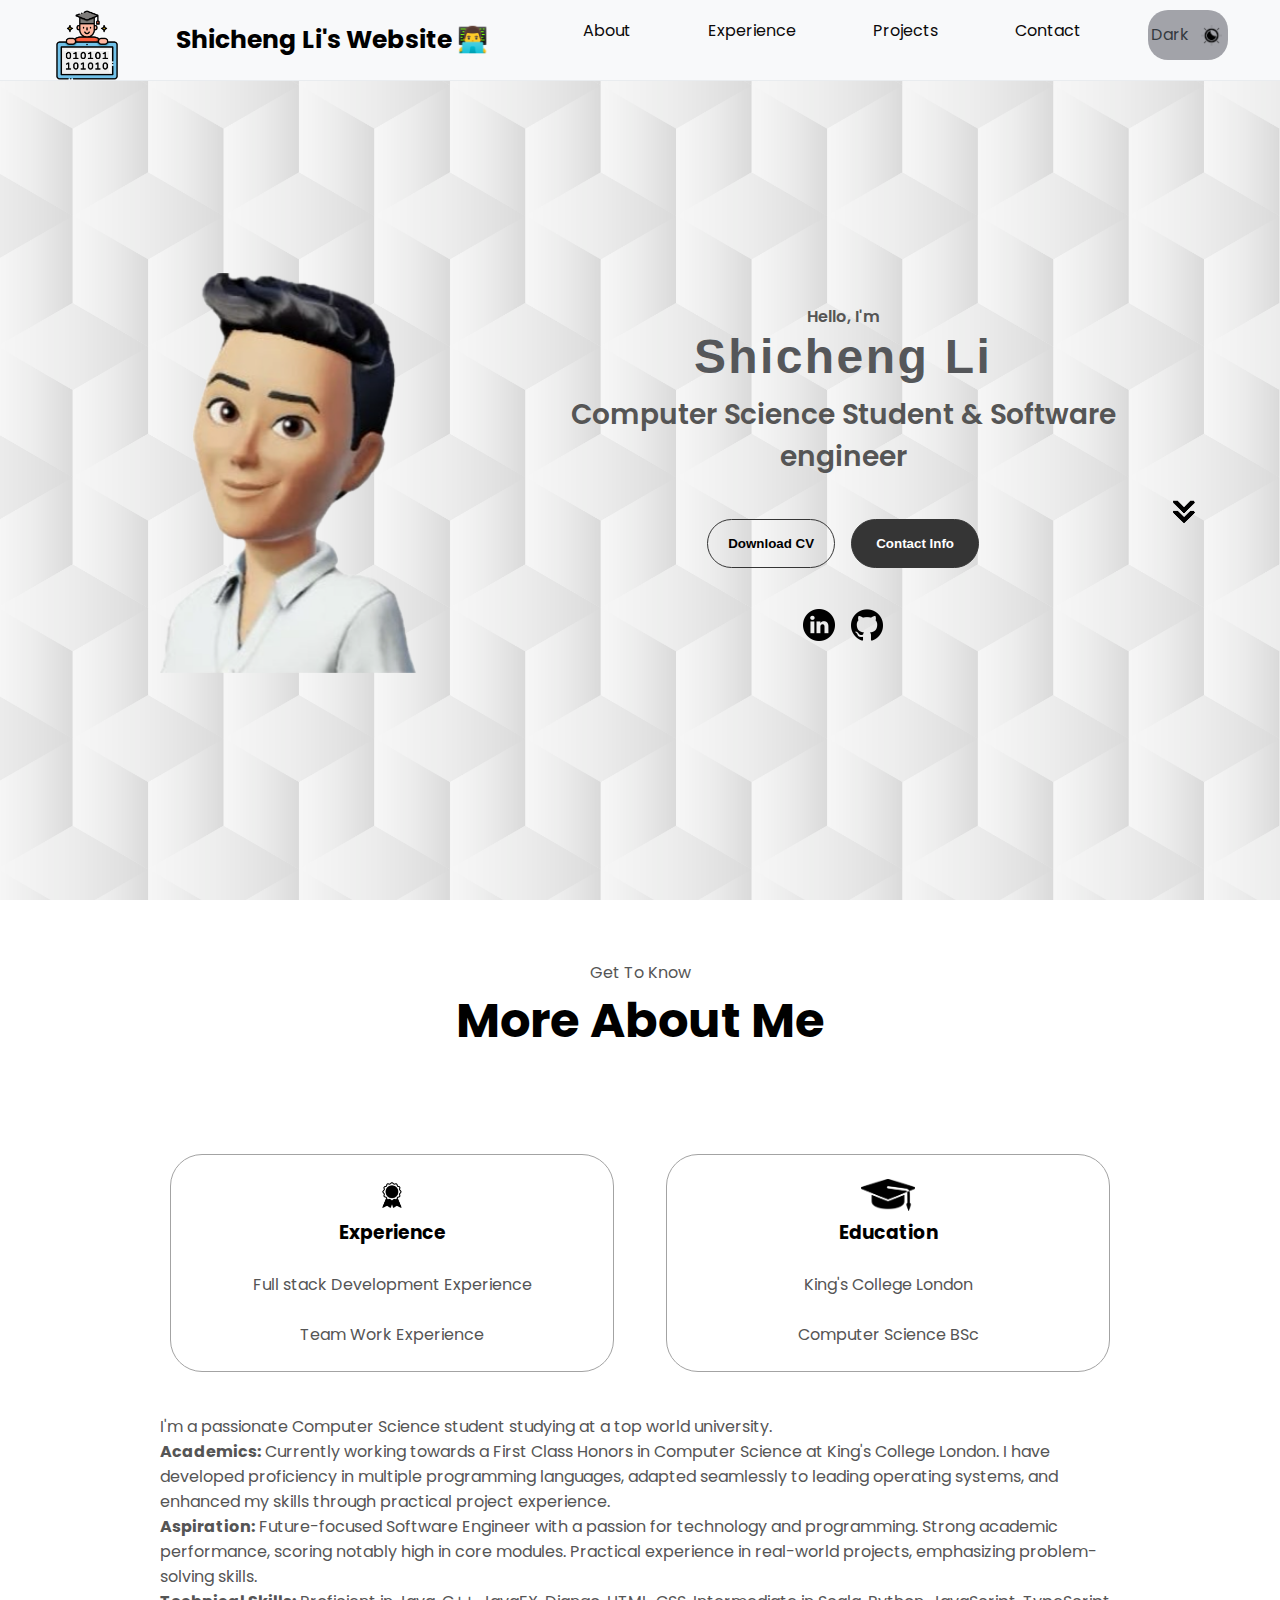
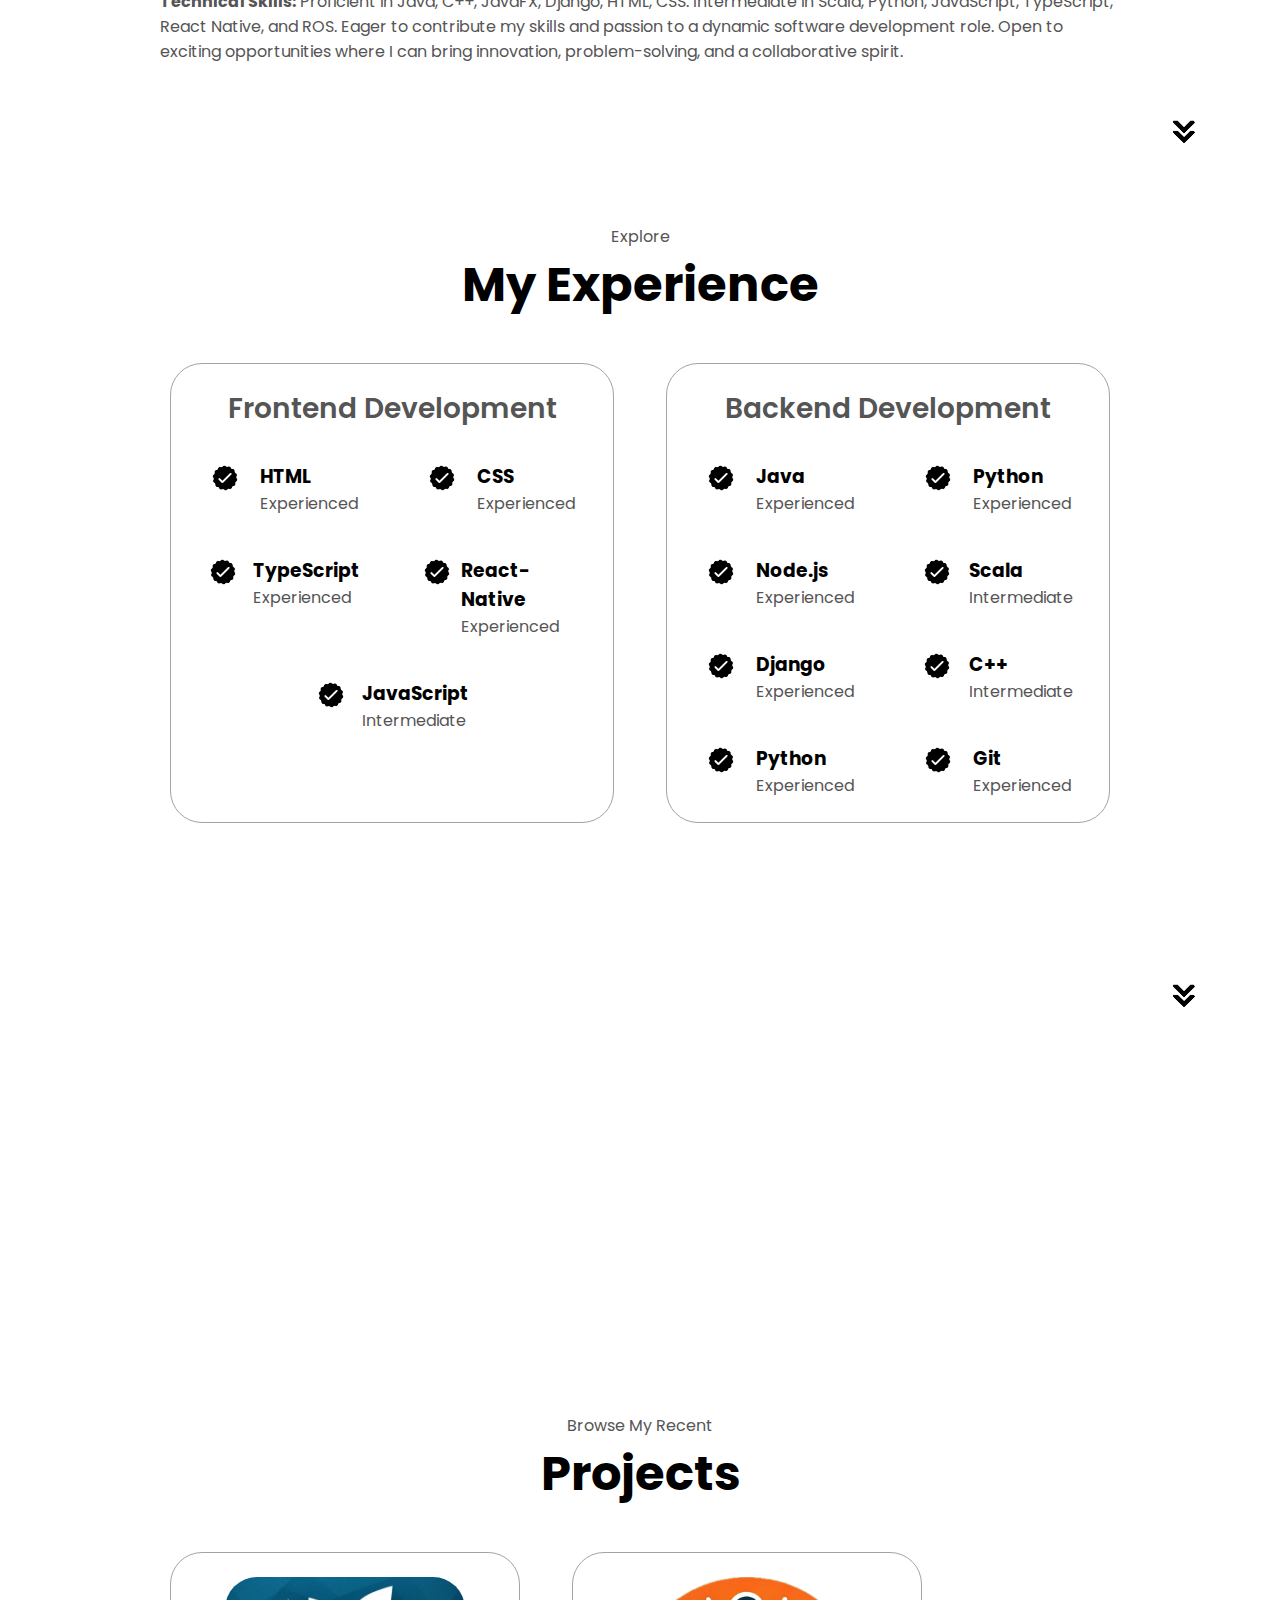
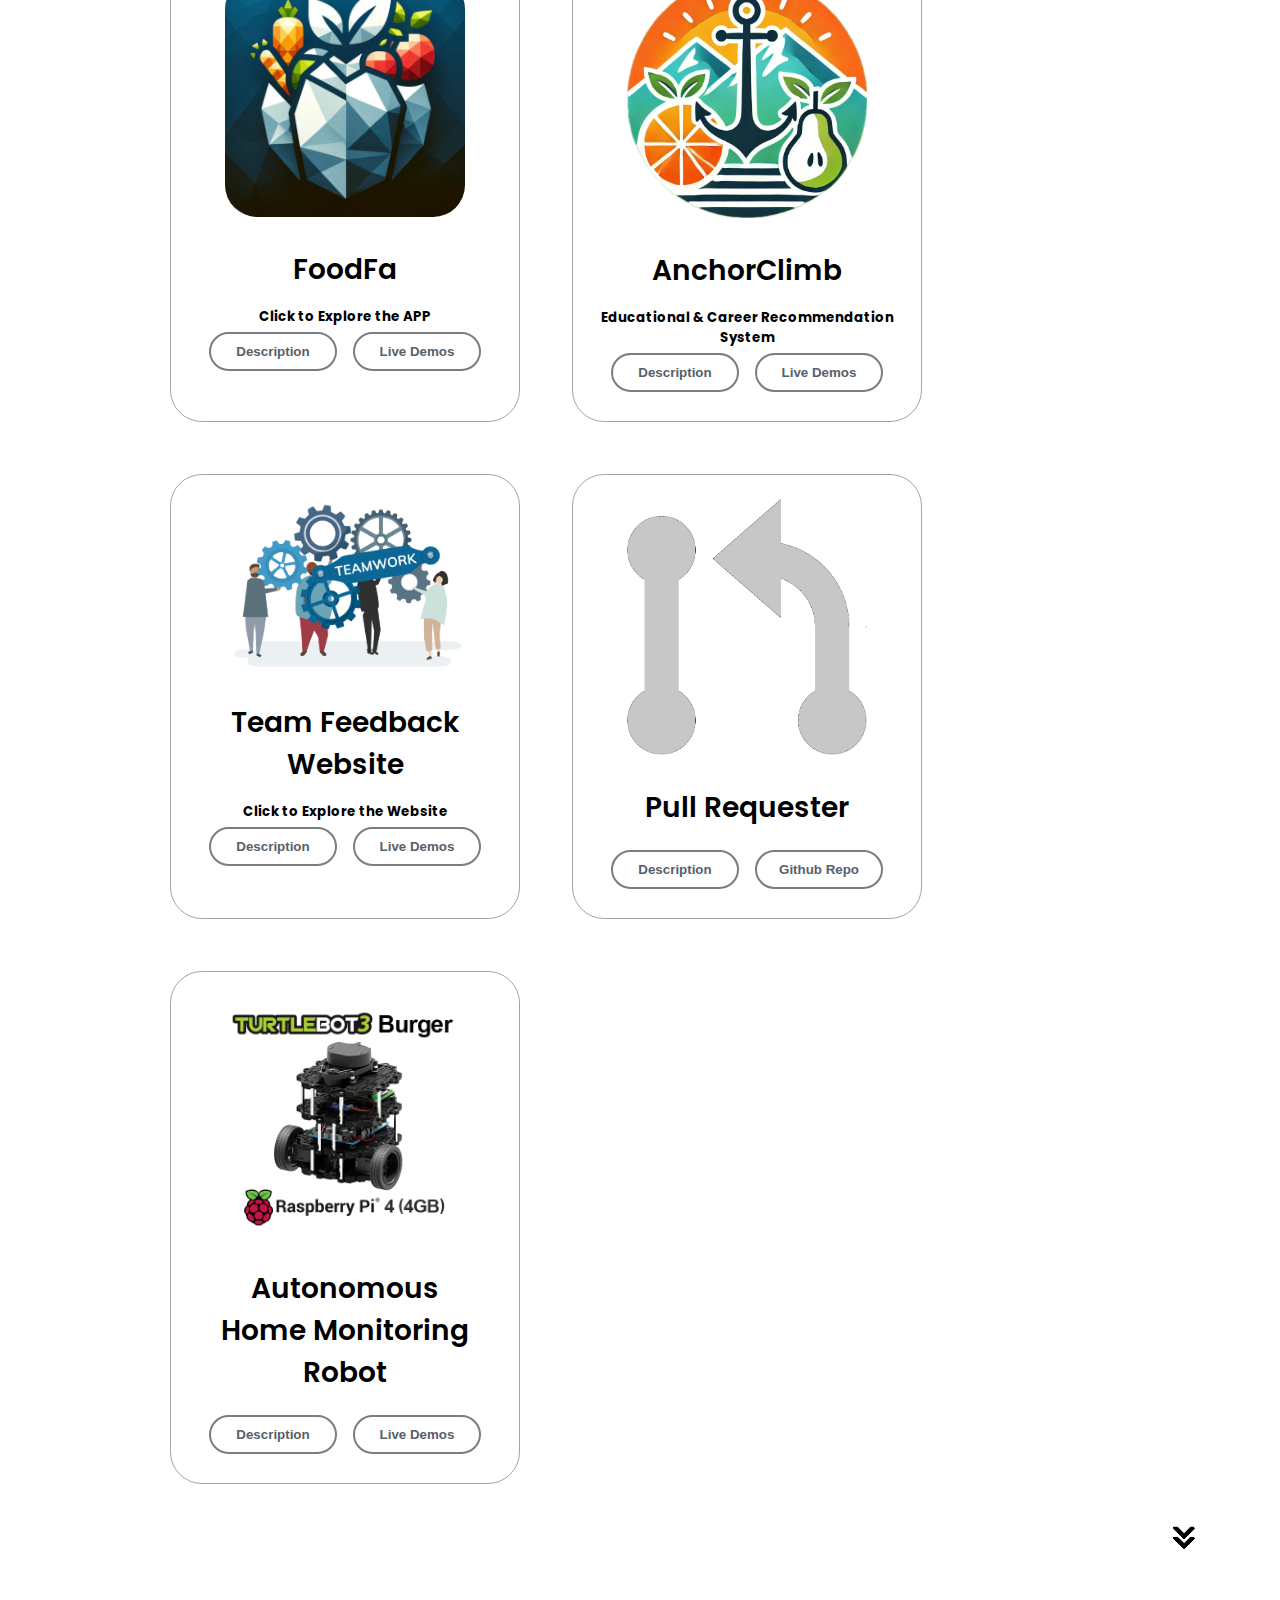
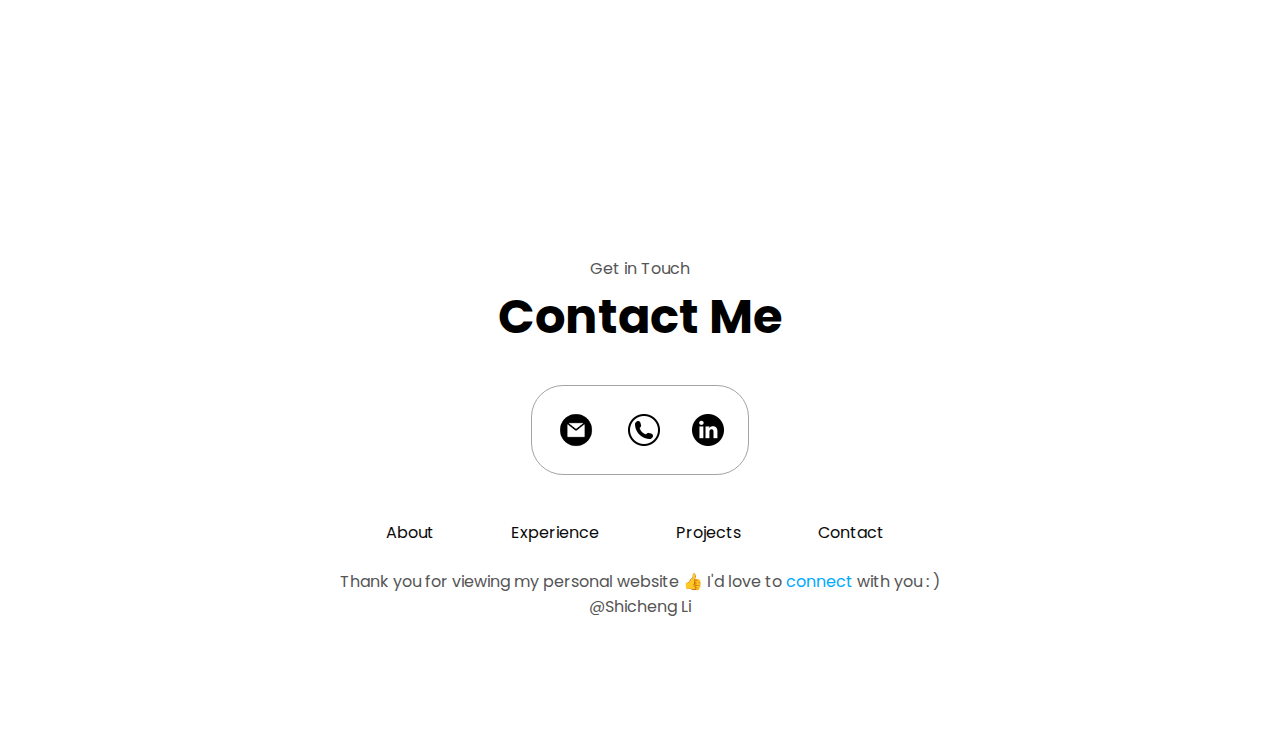
<file: index.html>
<!DOCTYPE html>
<html lang="en">
  <head>
    <meta name="viewport" content="width=device-width, initial-scale=1.0">

    <meta charset="UTF-8" />
    <meta http-equiv="X-UA-Compatible" content="IE=edge" />
    <meta name="viewport" content="width=device-width, initial-scale=1.0" />
    <title>Welcome to Shicheng Li's  Website</title>
    <link rel ="icon" type="image/png"  href="./assets/computer-science.png.96x96.png">
    <link rel="stylesheet" href="style.css" />
    <link rel="stylesheet" href="mediaqueries.css" />
  </head>
 
  
  <body> 



    <nav id="desktop-nav">
      

      <a href='https://shichenglidev.com/' class="icon1"><img src="./assets/computer-science.png"></a>

      <div class="logo">Shicheng Li's Website 👨‍💻</div>
      <div class="nav-links" >
        <ul class="nav-links">
          <li><a href="#about">About</a></li>
          <li><a href="#experience">Experience</a></li>
          <li><a href="#projects">Projects</a></li>
          <li><a href="#contact">Contact</a></li>
          <li class="toggle-btn" id="btn" > <span>
            Dark
          </span>
          <img src="./assets/dlm.png"></li>
          
        </ul>

      </div>
    </nav>
    <nav  id="hamburger-nav">

      <div class="logo">
        <!-- <a href="https://shichenglidev.com/"> -->
          <img src="./assets/computer-science.png" alt="Logo" />
          Shicheng Li's Website
        </a>
      </div>

      <div class="hamburger-menu">
        <div class="hamburger-icon" onclick="toggleMenu()">
          <span></span>
          <span></span>
          <span></span>
          
        </div>
        <div class="menu-links">
          <li><a href="#about" onclick="toggleMenu()">About</a></li>
          <li><a href="#experience" onclick="toggleMenu()">Experience</a></li>
          <li><a href="#projects" onclick="toggleMenu()">Projects</a></li>
          <li><a href="#contact" onclick="toggleMenu()">Contact</a></li>
          <li>
            <div class="toggle-btn" id="btn-hum">
              <span>Dark</span>
              <img src="./assets/dlm.png">
            </div>
          </li>
        </div>
      </div>
    </nav>
    <section id="profile">
      
      <!-- <img src="./assets/background.png">
      <img src="./assets/background.png"> -->
      <div class="section__pic-container">

        <img src="./assets/aaa.png" alt="SHICHENG LI profile picture" />
        
      </div>  


      <div class="section__text">

        <p class="section__text__p1">Hello, I'm</p>
        
        <h1 class="title" id="name">Shicheng Li</h1>

        <p class="section__text__p2">Computer Science Student & Software engineer</p>
        
        <!-- <p class="section__text__p1">I'd love to connect with you :)</p> -->

        <br> <!-- New line --> 

        <div class="btn-container">    
          
         
          <img
            src="./assets/arrow.png"
            alt="Arrow icon"
            class="icon arrow"
            onclick="location.href='./#about'"
          />
          
<!-- 有问题需要改进 -->
<!-- 
<a id="general-download-btn" class="btn btn-color-2" href="./assets/李世诚简历.pdf" target="_blank">Download CV</a> -->

  <button id="general-download-btn" class="btn btn-color-2" onclick="toggleSpecificButtons()">Download CV</button> 
   <div id="specific-download-btns" style="display: none;">
    <a href="./assets/CV_Shicheng LI_newnew.pdf" target="_blank" class="specific-download-btn">English</a>
    <a href="./assets/CV_Shicheng LI_8.21.pdf" target="_blank" class="specific-download-btn">Mandarin</a>
  </div> 

          <button class="btn btn-color-1" onclick="location.href='./#contact'">
            Contact Info
          </button>


        </div>
        <br> <!-- New line --> 

        <div id="socials-container">
          <img
            src="./assets/linkedin.png"
            alt="My LinkedIn profile"
            class="icon u"
            onclick="location.href='https://www.linkedin.com/in/shicheng-li-56616b25a/'"
          />
          <img
            src="./assets/github.png"
            alt="My Github profile"
            class="icon u"
            onclick="location.href='https://github.com/ed-Aleen'"
          />

          
        </div>
      </div>
    </section>
  

    <section id="about">
      
      <p class="section__text__p1">Get To Know </p>
      <h1 class="title">  More About Me</h1>

      <div class="section-container">
  
        <div class="about-details-container">
          <div class="about-containers">
            <div class="details-container">
              <img
                src="./assets/experience.png"
                alt="Experience icon"
                class="icon"
              />
              <h3>Experience</h3>
              <p><br />Full stack Development Experience </p>
              <p><br />Team Work Experience </p>

            </div>
            <div class="details-container">
              <img
                src="./assets/university.png"
                alt="Education icon"
                class="icon"
              />
              <h3>Education</h3>
              
              <p> <br />King's College London</p>
               <p> <br />Computer Science BSc</p>
             
            
            </div>
          </div>
          <div class="text-container" > 
            <p>I'm a passionate Computer Science student studying at a top world university.</p>
            <p><strong>Academics:</strong> Currently working towards a First Class Honors in Computer Science at King's College London. I have developed proficiency in multiple programming languages, adapted seamlessly to leading operating systems, and enhanced my skills through practical project experience.</p>
            <p><strong>Aspiration:</strong> Future-focused Software Engineer with a passion for technology and programming. Strong academic performance, scoring notably high in core modules. Practical experience in real-world projects, emphasizing problem-solving skills.</p>
            <p><strong>Technical Skills:</strong> Proficient in Java, C++, JavaFX, Django, HTML, CSS. Intermediate in Scala, Python, JavaScript, TypeScript, React Native, and ROS. Eager to contribute my skills and passion to a dynamic software development role. Open to exciting opportunities where I can bring innovation, problem-solving, and a collaborative spirit.</p>
          </div>
  
        </div>
      </div>
      <img
        src="./assets/arrow.png"
        alt="Arrow icon"
        class="icon arrow"
        onclick="location.href='./#experience'"
      />
    </section>
    <section id="experience">
      <p class="section__text__p1">Explore</p>

      <h1 class="title"> My Experience</h1>
      <div class="experience-details-container">
        <div class="about-containers">
          <div class="details-container">
            <h2 class="experience-sub-title">Frontend Development</h2>
            <div class="article-container">
              <article>
                <img
                  src="./assets/checkmark.png"
                  alt="Experience icon"
                  class="icon"
                />
                <div>
                  <h3>HTML</h3>
                  <p>Experienced</p>
                </div>
              </article>
              <article>
                <img
                  src="./assets/checkmark.png"
                  alt="Experience icon"
                  class="icon"
                />
                <div>
                  <h3>CSS</h3>
                  <p>Experienced</p>
                </div>
              </article>

              <article>
                <img
                  src="./assets/checkmark.png"
                  alt="Experience icon"
                  class="icon"
                />
                <div>
                  <h3>TypeScript</h3>
                  <p>Experienced</p>
                </div>
              </article>
              <article>
                <img
                  src="./assets/checkmark.png"
                  alt="Experience icon"
                  class="icon"
                />
                <div>
                  <h3>React-Native</h3>
                  <p>Experienced</p>
                </div>
              </article>
              
             
              <article>
                <img
                  src="./assets/checkmark.png"
                  alt="Experience icon"
                  class="icon"
                />
                <div>
                  <h3>JavaScript</h3>
                  <p>Intermediate</p>
                </div>
              </article>
              
             
            </div>
          </div>
          <div class="details-container">
            <h2 class="experience-sub-title">Backend Development</h2>
            <div class="article-container">
             
              <article>
                <img
                  src="./assets/checkmark.png"
                  alt="Experience icon"
                  class="icon"
                />
                <div>
                  <h3>Java</h3>
                  <p>Experienced</p>
                </div>
              </article>
              <article>
                <img
                  src="./assets/checkmark.png"
                  alt="Experience icon"
                  class="icon"
                />
                <div>
                  <h3>Python</h3>
                  <p>Experienced</p>
                </div>
              </article>

              <article>
                <img
                  src="./assets/checkmark.png"
                  alt="Experience icon"
                  class="icon"
                />
                <div>
                  <h3>Node.js</h3>
                  <p>Experienced</p>
                </div>
              </article>
              
              <article>
                <img
                  src="./assets/checkmark.png"
                  alt="Experience icon"
                  class="icon"
                />
                <div>
                  <h3>Scala</h3>
                  <p>Intermediate</p>
                </div>
              </article>
              
              
              <article>
                <img
                  src="./assets/checkmark.png"
                  alt="Experience icon"
                  class="icon"
                />
                <div>
                  <h3>Django</h3>
                  <p>Experienced</p>
                </div>
              </article>

              <article>
                <img
                  src="./assets/checkmark.png"
                  alt="Experience icon"
                  class="icon"
                />
                <div>
                  <h3>C++</h3>
                  <p>Intermediate</p>
                </div>
              </article>
              <article>
                <img
                  src="./assets/checkmark.png"
                  alt="Experience icon"
                  class="icon"
                />
                <div>
                  <h3>Python</h3>
                  <p>Experienced</p>
                </div>
              </article>

              <article>
                <img
                  src="./assets/checkmark.png"
                  alt="Experience icon"
                  class="icon"
                />
                <div>
                  <!--  -->
                  <h3>Git</h3>
                  <p>Experienced</p>
                </div>
              </article>
            </div>
          </div>
        </div>
      </div>
      <img
        src="./assets/arrow.png"
        alt="Arrow icon"
        class="icon arrow"
        onclick="location.href='./#projects'"
      />
    </section>


    <br> <!-- New line --> 
    <br> <!-- New line --> 
    <br> <!-- New line --> 
    <br> <!-- New line --> 


    <br> <!-- New line --> 
    <br> <!-- New line --> 
    <br> <!-- New line --> 
    <br> <!-- New line --> 
    <br> <!-- New line --> 
    <br> <!-- New line --> 
    <br> <!-- New line --> 
    <br> <!-- New line --> 
    <br> <!-- New line --> 

    <section id="projects">
      <p class="section__text__p1">Browse My Recent</p>
      <h1 class="title">Projects</h1>

      <div class="experience-details-container">
        <div class="about-containers">
          <div class="details-container1 color-container">
            <div class="article-container">
              <img
                src="./assets/foodfa.png"
                alt="Project 1"
                class="project-img"
              />
            </div>



            <h2 class="experience-sub-title project-title">FoodFa</h2>
            <h2 style="font-size: smaller;"><a href="https://appetize.io/app/dwly3u3pnk4elng7bweefkaby4?device=pixel7&osVersion=13.0" target="_blank">Click to Explore the APP</a></h2>

            <div class="btn-container">

             
              <button class="btn btn-color-2 project-btn" onclick="showDescription('description1')">
                Description
            </button>
            
              
     <div class="project-description" id="description1">
      <div class="modal-content" id="description1">
        <span class="close" onclick="hideDescription('description1')">&times;</span>
        
  
                  <h2>Project Description</h2>
                  <p>
                    The purpose and objective of our Food Logger mobile application is to address the
growing challenge of maintaining healthy dietary habits amidst the demands of
urban life. By offering users a convenient platform to set and track their dietary goals,
this application empowers individuals to make informed choices about their food
intake. Through features such as personalized profiles, goal setting functionalities,
and a comprehensive shared food database in order to incentivise consumer
collaboration and community, users can effortlessly monitor their nutritional intake
throughout the day, week, month, and beyond. Additionally, the incorporation of
gamification elements adds a motivational aspect, encouraging users to stay
committed to their goals by incentivising them with “gummies” which is a currency
they can use to open collectable card packs, which they can then collect. Ultimately,
the application serves as a valuable tool for promoting healthier lifestyles and
fostering a sense of accountability and achievement among its users, all from the tip
of their handheld phones.
Our Food Logger mobile application is built upon a full-stack system. The frontend is
developed using React Native, leveraging TypeScript for enhanced type safety and
developer productivity. React Native enables us to create a cross-platform
application, ensuring compatibility with both iOS and Android devices while
maintaining a single codebase. On the backend we utilized node.js in order to handle
server-side operations. MongoDB serves as our database solution, providing
flexibility and scalability for managing user, food, meal, goal, and gamification
related documents.
                  </p>
                  <h3>Notable Features</h3>
                  <ul>
                    <li>Integrated personalized profiles and a comprehensive shared food database into the application</li>
                    <li>Implemented user registration and login, creation, setting, and tracking of personal profiles, and dietary goal management</li>
                    <li>Users can record each meal from the shared database, expand the food database, and customize food attributes, with food record analysis views provided</li>
                    <li>Utilized gamification elements to motivate users to achieve their goals, maintain healthy eating habits, and enhance their sense of responsibility and achievement</li>
                  </ul>
                  <p>
                    During the project's testing phase, Jest framework was used to achieve a test coverage of 95% for both frontend and backend code.

                  </p>
                </div>

              
              
              
          
            </div>
            
            
            

            <button id="general-demo-btn-project2" class="btn btn-color-2" onclick="toggleDemoButtons('specific-demo-btns-project2')">Live Demos</button>
            
            <div id="specific-demo-btns-project2" style="display: none;">
              <button class="btn btn-color-2" onclick="location.href='https://www.youtube.com/watch?v=COEfIOKQBjA'">YouTube Demo</button>
              <button class="btn btn-color-2" onclick="location.href='https://www.bilibili.com/video/BV1Cx421D7Tp/'">Bilibili Demo</button>
            
        
          </div>
            </div>
            
          </div>

          
          <div class="details-container1 color-container">
            <div class="article-container">
              <img
                src="./assets/主题 3.png"
                alt="Project 4"
                class="project-img"
              />
            </div>
            

            <h2 class="experience-sub-title project-title">AnchorClimb</h2>

            <h2 style="font-size: smaller;">Educational & Career Recommendation System</h2>

            <div class="btn-container">


              <button class="btn btn-color-2 project-btn" onclick="showDescription('description2')">
        Description
    </button>
   <div class="project-description" id="description2">
  <div class="modal-content" id="description2">
    <span class="close" onclick="hideDescription('description2')">&times;</span>
    <h2>Project Description</h2>
    <p>
      AnchorClimb is an educational and career recommendation system, designed like a personal academic and professional advisor for students, recommending tailored courses, books, job opportunities, and relevant industry news to help shape their future
    </p>
    <h3>Purpose:</h3>
    <ul>
      <li>
        <ul>
          <li>Course & Book : Provide courses and books tailored to users interests          </li>
          <li>Career Opportunities: Showcase available job opportunities in users' fields of interest enabling them to explore potential career paths efficiently</li>
          <li>Industry News: Keep users informed about industry trends to assist them in making career decisions.
          </li>
        </ul>
      </li>
    
  </div>
</div>


              </button>



              <button id="general-demo-btn-project2" class="btn btn-color-2" onclick="toggleDemoButtons('specific-demo-btns-project3')">Live Demos</button>
              <!-- <div id="specific-demo-btns-project3" style="display: none;">
                <button class="btn btn-color-2" onclick="location.href='https://www.youtube.com/watch?v=ezWooT8W8GI'">YouTube Demo</button>
                <button class="btn btn-color-2" onclick="location.href='https://www.bilibili.com/video/BV1Nt421n7fB/'">Bilibili Demo</button>
              
          
            </div> -->
          </div>
          </div>




          
          <div class="details-container1 color-container">
            <div class="article-container">
              <img
                src="./assets/Teamwork.jpg"
                alt="Project 2"
                class="project-img"
              />
            </div>
            

            <h2 class="experience-sub-title project-title">Team Feedback Website</h2>

            <h2 style="font-size: smaller;"><a href="https://allenli123.pythonanywhere.com" target="_blank">Click to Explore the Website</a></h2>

            <div class="btn-container">


              <button class="btn btn-color-2 project-btn" onclick="showDescription('description2')">
        Description
    </button>
   <div class="project-description" id="description2">
  <div class="modal-content" id="description2">
    <span class="close" onclick="hideDescription('description2')">&times;</span>
    <h2>Project Description</h2>
    <p>
      As a front-end developer involved in crafting an innovative collaborative task management platform, I played a pivotal role in designing a user-centric web application aimed at optimizing team coordination and task monitoring. Leveraging the robust Django framework, our platform boasts a comprehensive array of features geared towards boosting productivity and fostering seamless collaboration among team members.
    </p>
    <h3>Notable Highlights:</h3>
    <ul>
      <li>
        <strong>User Authentication and Authorization:</strong>
        <ul>
          <li>Robust Security Measures: Implementing advanced security protocols ensures the utmost protection and privacy of user data.</li>
          <li>Streamlined Account Management: Intuitive interfaces for account creation, login, and profile management elevate user experience and interaction.</li>
        </ul>
      </li>
      <li>
        <strong>Team Formation:</strong>
        <ul>
          <li>Dynamic Collaborative Workspace: Empowering users to form teams fosters an environment conducive to efficient project management.</li>
          <li>Seamless Team Invitations: Facilitating easy team expansion through intuitive functionalities for inviting and adding members.</li>
        </ul>
      </li>
      <li>
        <strong>Task Management:</strong>
        <ul>
          <li>Effortless Task Assignment: Enabling users to effortlessly create, assign, and delegate tasks to specific team members enhances workflow efficiency.</li>
          <li>Deadline Management: Providing the ability to set due dates for tasks ensures project timelines are adhered to and deadlines are met.</li>
        </ul>
      </li>
      <li>
        <strong>Dashboard Functionality:</strong>
        <ul>
          <li>Personalized User Dashboards: Each user benefits from a tailored dashboard, offering a centralized hub for managing assigned tasks and activities.</li>
          <li>Team-Centric Dashboards: Dedicated team dashboards offer comprehensive overviews of ongoing projects and tasks, facilitating effective coordination and progress tracking.</li>
        </ul>
      </li>
    </ul>
    <p>
      By contributing to the development of this platform, I've been instrumental in shaping a tool that not only streamlines team workflows but also fosters a culture of collaboration and productivity.
    </p>
  </div>
</div>


              </button>



              <button id="general-demo-btn-project2" class="btn btn-color-2" onclick="toggleDemoButtons('specific-demo-btns-project3')">Live Demos</button>
              <div id="specific-demo-btns-project3" style="display: none;">
                <button class="btn btn-color-2" onclick="location.href='https://www.youtube.com/watch?v=ezWooT8W8GI'">YouTube Demo</button>
                <button class="btn btn-color-2" onclick="location.href='https://www.bilibili.com/video/BV1Nt421n7fB/'">Bilibili Demo</button>
              
          
            </div>
          </div>
          </div>



          <div class="details-container1 color-container">
            <div class="article-container">
              <img
                src="./assets/pull_requester.png"
                alt="Project 4"
                class="project-img"
              />
            </div>

            
            <h2 class="experience-sub-title project-title">Pull Requester</h2>
            <div class="btn-container">

              <div class="btn-container">


              <button class="btn btn-color-2 project-btn" onclick="showDescription('description100')">
                Description
            </button>
            
              
     <div class="project-description" id="description100">
      <div class="modal-content" id="description100">
        <span class="close" onclick="hideDescription('description100')">&times;</span>

        <h2>Inspiration</h2>
        <p>
            When I code, I'm not a fan of writing pull requests. Think about the constantly looking through each line you changed and trying to figure out how should you make it clear for other teammates to know what you did (and like what you did).
        </p>
        <h3>What it does</h3>
        <p>
            Writes pull requests comments for you.
        </p>
        <h3>How we built it</h3>
        <p>
            We used OAuth to authenticate users through GitHub and give permissions for repository access. After that, we read off the URL and use the GitHub API to request for the difference of the two branches. We use that difference information, reformat it, and feed it to LLM on VectorShift to generate pull request bodies.
        </p>
        <h3>Challenges we ran into</h3>
        <p>
            The two biggest challenges were:
            <ol>
                <li>We couldn't figure out how OAuth works, and how to accommodate it into Chrome Extension.</li>
                <li>We had little knowledge about JavaScript, which was what we used to build the extension, making it fairly challenging to debug.</li>
            </ol>
        </p>
        <h3>Accomplishments that we're proud of</h3>
        <p>
            We overcame the two biggest challenges, we got OAuth sorted out, and we also finished the project with technologies we weren't familiar with before.
        </p>
        <h3>What we learned</h3>
        <p>
            We learned a lot of technical knowledge which without saying. We also learned how to work together as a small team, and in such a short duration.
        </p>
        <h3>What's next for LewLiOs KeHui</h3>
        <p>
            The extension has been submitted for publish reviewing, coming soon!
        </p>
        <h3>Built With</h3>
        <ul>
            <li>Chrome</li>
            <li>HTML</li>
            <li>JavaScript</li>
            <li>Python</li>
            <li>VectorShift</li>
        </ul>

                </div>
              </div>
              

              <button
                class="btn btn-color-2 project-btn"
                onclick="location.href='https://github.com/mmmmie/Pull-Requester'"
              >
                Github Repo
              </button>
            </div>




          </div>
        </div>
      </div>

      <div class="details-container1 color-container">
        <div class="article-container">
          <img
            src="./assets/Ros.png"
            alt="Project 3"
            class="project-img"
          />
        </div>

        
        <h2 class="experience-sub-title project-title">Autonomous Home Monitoring Robot</h2>
        <div class="btn-container">

          <div class="btn-container">


          <button class="btn btn-color-2 project-btn" onclick="showDescription('description3')">
            Description
        </button>
        
          
 <div class="project-description" id="description3">
  <div class="modal-content" id="description3">
    <span class="close" onclick="hideDescription('description3')">&times;</span>


              <h2>Project Description</h2>
              <p>
                This project revolves around a TurtleBot3 robot designed to uphold specific household regulations during gatherings, ensuring a safe and organized atmosphere. It takes charge of patrolling rooms A, B, and D, with a focus on enforcing two primary rules: restricting human access to the kitchen (Room D) and preventing any mingling between the family cat and dog.
              </p>
              <h3>Notable Features</h3>
              <ul>
                <li><strong>ROS Service Integration:</strong> Allows the robot to navigate through designated areas, offering flexibility in patrol routes.</li>
                <li><strong>Actionlib Server:</strong> Streamlines decision-making by executing action-based directives, particularly in enforcing established rules.</li>
                <li><strong>SMACH State Machine:</strong> Oversees various tasks undertaken by the robot, including navigation, rule enforcement, and utilizing Text-to-Speech technology for communication.</li>
                <li><strong>YOLO Detection:</strong> Utilizes the YOLO algorithm for instant identification of rule violations during navigation, prompting immediate corrective actions.</li>
                <li><strong>Feedback and Logging:</strong> Provides ongoing feedback on rule breaches and maintains a record of infractions for thorough evaluation.</li>
              </ul>
              <p>
                This system epitomizes an intricate fusion of robotic autonomy, real-time detection algorithms, and prompt enforcement protocols, presenting an innovative solution for upholding decorum during social gatherings. Witness the project in action <a href="#">here</a>.
              </p>
            </div>
          </div>

      
      <button id="general-demo-btn-project4" class="btn btn-color-2" onclick="toggleDemoButtons('specific-demo-btns-project4')">Live Demos</button>
    
    
          <div id="specific-demo-btns-project4" style="display: none;">
      <button class="btn btn-color-2" onclick="location.href='https://www.youtube.com/watch?v=GoqGfutXw4c'">YouTube Demo</button>
      <button class="btn btn-color-2" onclick="location.href=' https://b23.tv/rtzLAB9'">Bilibili Demo</button>
    
           
        </div>
      </div>
    </div>
  </div>

  


      <div id="uuuuu"><img
        src="./assets/arrow.png"
        alt="Arrow icon"
        class="icon arrow" 
        onclick="location.href='./#contact'"
      /></div>
    
      
    </section>
    <!--  -->
<!--  -->
    <br> <!-- New line --> 
    <br> <!-- New line --> 
    <br> <!-- New line --> 
    <br> <!-- New line --> 
    <br> <!-- New line --> 
    <br> <!-- New line --> 
    <br> <!-- New line --> 
    <br> <!-- New line --> 
    <br> <!-- New line --> 

<section id="contact">
    
      <p class="section__text__p1">Get in Touch</p>
      <h1 class="title">Contact Me</h1>
      <div class="contact-info-upper-container">
        <div class="contact-info-container">
            <img
              src="./assets/email.png"
              alt="Email icon"
              class="icon contact-icon email-icon"
              onclick="window.location.href='mailto:Shicheng.li@kcl.ac.uk';"
            />
            <!-- The email paragraph is now hidden -->
            <p style="display: none;"><a href="mailto:Shicheng.li@kcl.ac.uk">Shicheng.li@kcl.ac.uk</a></p>
        </div>
        
        <div class="contact-info-container">
            <img
              src="./assets/phone123.png"
              alt="Phone icon"
              class="icon contact-icon"
              onclick="window.location.href='tel:+4407774157321';"
            />
            <!-- The phone number paragraph is now hidden -->
            <p style="display: none;"><a href="tel:+4407774157321">(+44)07774157321</a></p>
        </div>
    
<div class="contact-info-container">
    <img
      src="./assets/linkedin.png"
      alt="LinkedIn icon"
      class="icon contact-icon"
      onclick="window.open('https://www.linkedin.com/in/shicheng-li-56616b25a/', '_blank');"
    />
    <!-- The LinkedIn link paragraph is now hidden -->
    <p style="display: none;"><a href="https://www.linkedin.com/in/shicheng-li-56616b25a/">LinkedIn</a></p>
</div>
<!-- 
<div class="contact-info-container">
    <img
      src="./assets/wechat.png"
      alt="Wechat icon"
      class="icon contact-icon"
      onclick="window.open('assets/qr.jpg', '_blank');"
    />
    <p style="display: none;"><a href="assets/qr.jpg">Wechat</a></p>
</div>

       -->

    </section> 

        </div>
      </div>
      <img
        src="./assets/arrow.png"
        alt="Arrow icon"
        class="icon arrow"
        onclick="location.href='./#experience'"
      />
    </section>


    
    <footer class="footer">
      <nav>
        <div class="nav-links-container">
          <ul class="nav-links">
            <li id="about-link"><a href="#about">About</a></li>
            <li id="experience-link"><a href="#experience">Experience</a></li>
            <li id="projects-link"><a href="#projects">Projects</a></li>
            <li id="contact-link"><a href="#contact">Contact</a></li>
          </ul>
        </div>
      </nav>
      <p>Thank you for viewing my personal website 👍  I'd love to <a href="https://www.linkedin.com/in/shicheng-li-56616b25a/" target="_blank">connect</a> with you  : )</p>

      <p>@Shicheng Li </p>


    </footer>

    <script src="script.js"></script>
  </body>
</html>
</file>
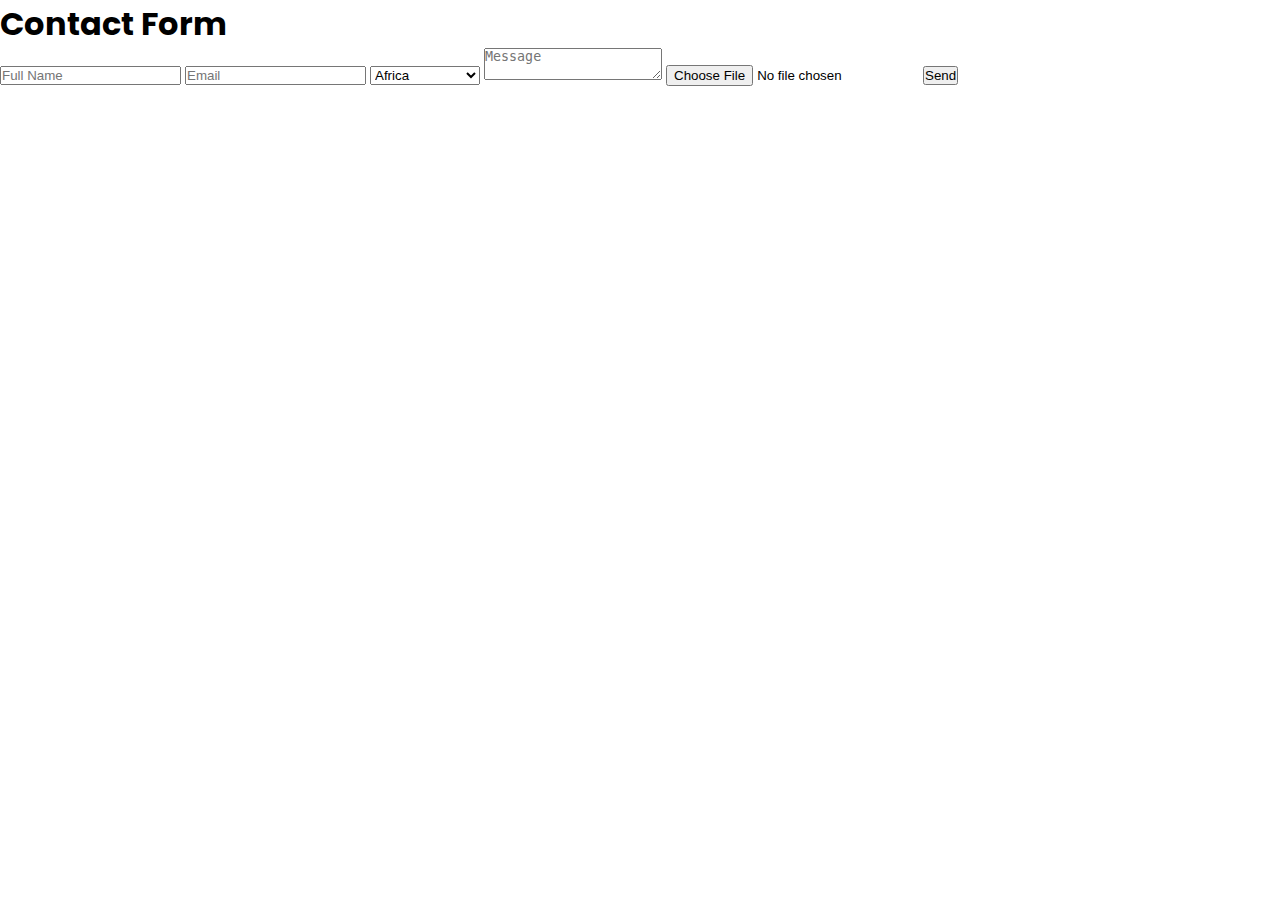
<file: test.html>
<!DOCTYPE html>
<html lang="en">
  <head>
    <meta name="viewport" content="width=device-width, initial-scale=1.0">

    <meta charset="UTF-8" />
    <meta http-equiv="X-UA-Compatible" content="IE=edge" />
    <meta name="viewport" content="width=device-width, initial-scale=1.0" />
    <title>Welcome to Shicheng Li's  Website</title>
    <link rel ="icon" type="image/png"  href="./assets/computer-science.png.96x96.png">
    <link rel="stylesheet" href="style.css" />
    <link rel="stylesheet" href="mediaqueries.css" />
  </head>
 
  <body> 
    <div class="container">
        <h1>Contact Form</h1>
        <form>
            <input type="text" name="Name" placeholder="Full Name" required>
            <input type="email" name="Email" placeholder="Email" required>
            <select name="Continent">
                <option>Africa</option>
                <option>Antarctica</option>
                <option>Asia</option>
                <option>Australia</option>
                <option>Europe</option>
                <option>North America</option>
                <option>South America</option>
            </select>
            <textarea name="Message" placeholder="Message" required></textarea>
            <!-- File input to upload a file -->
            <input type="file" name="fileUpload" required>
            <button type="submit">Send</button>
        </form>
    </div>
</file>
<file: style.css>
/* GENERAL */

@import url("https://fonts.googleapis.com/css2?family=Poppins:wght@300;400;500;600&display=swap");

* {
  margin: 0;
  padding: 0;
}


body {
  background-image: var(--background-image);
  
  /* background-image: url('assets/background.jpg'); */
  background-size: cover;
  background-repeat: no-repeat;
  background-attachment: fixed;
  background-color: var(--background-color);
  color: var(--text-color);
  font-family: "Poppins", sans-serif;
}

.cursor{
  width: 20px;
  height: 20px;
  border: white;

}

html {
  scroll-behavior: smooth;
}

p {
  color: rgb(85, 85, 85);
}

/* TRANSITION */

a,
.btn {
  transition: all 300ms ease;
}

/* DESKTOP NAV */

nav,
.nav-links {
  display: flex;
}

nav {
  justify-content: space-around;
  align-items: center;
  height: 17vh;
}

.nav-links {
  gap: 2rem;
  list-style: none;
  font-size: 1.5rem;
}

a {
  color: black;
  text-decoration: none;
  text-decoration-color: white;
}

a:hover {
  color: grey;
  text-decoration: underline;
  text-underline-offset: 1rem;
  text-decoration-color: rgb(181, 181, 181);
}

.logo {
  font-size: 2rem;
}

.logo:hover {
  cursor: default;
}

/* HAMBURGER MENU */

#hamburger-nav {
  display: none;
}

.hamburger-menu {
  position: relative;
  display: inline-block;
}

.hamburger-icon {
  display: flex;
  flex-direction: column;
  justify-content: space-between;
  height: 24px;
  width: 30px;
  cursor: pointer;
}

.hamburger-icon span {
  width: 100%;
  height: 2px;
  background-color: black;
  transition: all 0.3 ease-in-out;
}

.menu-links {
  position: absolute;
  top: 100%;
  right: 0;
  background-color: white;
  width: fit-content;
  max-height: 0;
  overflow: hidden;
  transition: all 0.3 ease-in-out;
}

.menu-links a {
  display: block;
  padding: 10px;
  text-align: center;
  font-size: 1.5rem;
  color: black;
  text-decoration: none;
  transition: all 0.3 ease-in-out;
}

.menu-links li {
  list-style: none;
}

.menu-links.open {
  max-height: 300px;
}

.hamburger-icon.open span:first-child {
  transform: rotate(45deg) translate(10px, 5px);
}

.hamburger-icon.open span:nth-child(2) {
  opacity: 0;
}

.hamburger-icon.open span:last-child {
  transform: rotate(-45deg) translate(10px, -5px);
}

.hamburger-icon span:first-child {
  transform: none;
}

.hamburger-icon span:first-child {
  opacity: 1;
}

.hamburger-icon span:first-child {
  transform: none;
}

/* SECTIONS */

section {
  padding-top: 4vh;
  height: 96vh;
  margin: 0 10rem;
  box-sizing: border-box;
  min-height: fit-content;
}

.section-container {
  display: flex;
}

/* PROFILE SECTION */

#profile {
  display: flex;
  justify-content: center;
  gap: 5rem;
  height: 80vh;
}

.section__pic-container {
  display: flex;
  height: 40px;
  width: 40px;
  margin: auto 0;
}



.section__text {
  align-self: center;
  text-align: center;
}

.section__text p {
  font-weight: 600;
}

.section__text__p1 {
  text-align: center;
}

.section__text__p2 {
  font-size: 1.75rem;
  margin-bottom: 1rem;
}

.title {
  font-size: 3rem;
  text-align: center;
}

#socials-container {
  display: flex;
  justify-content: center;
  margin-top: 1rem;
  gap: 1rem;
}

/* ICONS */

.icon {
  cursor: pointer;
  height: 2rem;
}

.icon1{
  cursor: pointer;
  height: 2rem;
  width: 60px; /* Default width */
  height: 60px; /* Maintain aspect ratio */

}

/* BUTTONS */

.btn-container {
  position: relative;

  display: flex;
  justify-content: center;
  gap: 1rem;
}

.btn {
  font-weight: 600;
  transition: all 300ms ease;
  padding: 1rem;
  width: 8rem;
  border-radius: 2rem;
}

.btn-color-1,
.btn-color-2 {
  border: rgb(53, 53, 53) 0.1rem solid;
}

.btn-color-1:hover,
.btn-color-2:hover {
  cursor: pointer;
}

.btn-color-1,
.btn-color-2:hover {
  background: rgb(53, 53, 53);
  color: white;
}

.btn-color-1:hover {
  background: rgb(0, 0, 0);
}

.btn-color-2 {
  background: none;
}

.btn-color-2:hover {
  border: rgb(255, 255, 255) 0.1rem solid;
}

.btn-container {
  gap: 1rem;
}

/* ABOUT SECTION */



#about {
  position: relative;
  
}

.about-containers {
  gap: 2rem;
  margin-bottom: 2rem;
  margin-top: 2rem;
}

.about-details-container {
  justify-content: center;
  flex-direction: column;
}

.about-containers,
.about-details-container {
  display: flex;
}

.about-pic {
  border-radius: 2rem;
}

.arrow {
  position: absolute;
  right: -5rem;
  bottom: 2.5rem;
}

.details-container {
  padding: 1.5rem;
  flex: 1;
  background: white;
  border-radius: 2rem;
  border: rgb(53, 53, 53) 0.1rem solid;
  border-color: rgb(163, 163, 163);
  text-align: center;
}

.section-container {
  gap: 4rem;
  height: 80%;
}

.section__pic-container {
  position: relative;
  height: 400px;
  width: 400px;
  margin: auto 0;
}

/* EXPERIENCE SECTION */

#experience {
  position: relative;
}

.experience-sub-title {
  color: rgb(85, 85, 85);
  font-weight: 600;
  font-size: 1.75rem;
  margin-bottom: 2rem;
}

.experience-details-container {
  display: flex;
  justify-content: center;
  flex-direction: column;
}


.details-container {
  width: 300px; /* Set a fixed width for each project container */
  margin: 10px; /* Add margin for spacing between project containers */
}

.project-description {
  display: none;
  position: fixed;
  z-index: 1;
  left: calc(50% - 150px); /* Center the description horizontally */
  top: calc(50% - 150px); /* Center the description vertically */
  width: 300px; /* Set a fixed width for the description */
  overflow: auto;
  background-color: rgba(255, 255, 255, 0.9); /* Adjust the background color and opacity */
  padding: 20px; /* Add padding to the description */
  border-radius: 5px;
  box-shadow: 0 0 10px rgba(0, 0, 0, 0.1); /* Add a subtle shadow */
}



.article-container {
  display: flex;
  text-align: initial;
  flex-wrap: wrap;
  flex-direction: row;
  gap: 2.5rem;
  justify-content: space-around;
}

article {
  display: flex;
  width: 10rem;
  justify-content: space-around;
  gap: 0.5rem;
}

article .icon {
  cursor: default;
}

/* PROJECTS SECTION */

#projects {
  position: relative;
  margin-bottom: 1px; /* Adjust the margin as needed */

  
}

.text-container {
  width: 100%; /* Set the width to 80% of its container */
  margin: 0 auto; /* Center the text container horizontally */
}

.color-container {
  border-color: rgb(163, 163, 163);
  background: rgb(250, 250, 250);
}

.project-img {
  border-radius: 2rem;
  width: 90%;
  height: 90%;
}

.project-title {
  margin: 1rem;
  color: black;
}

.project-btn {
  color: black;
  border-color: rgb(163, 163, 163);
}

/* CONTACT */

#contact {
  display: flex;
  justify-content: center;
  flex-direction: column;
  height: 70vh;
}

.contact-info-upper-container {
  display: flex;
  justify-content: center;
  border-radius: 2rem;
  border: rgb(53, 53, 53) 0.1rem solid;
  border-color: rgb(163, 163, 163);
  background: (250, 250, 250);
  margin: 2rem auto;
  padding: 0.5rem;

}



.contact-info-container {
 
  display: flex;
  align-items: center;
  justify-content: center;
  gap: 0.5rem;
  margin: 1rem;
}

.contact-info-container p {
  font-size: larger;
}

.contact-icon {
  cursor: default;
}

.email-icon {
  height: 2.5rem;
}

/* FOOTER SECTION */

footer {
  height: 26vh;
  margin: 0 1rem;
}

footer p {
  text-align: center;
}

#specific-download-btns {
  font-size: 15px;
  display: none;
  position: absolute;
  top: 100%; /* Adjust to position below the button */
  left: 50%; /* Center align with the parent button */
  transform: translateX(-50%); /* Center align horizontally */
  background-color: #fff; /* Optional: background color for visibility */
  box-shadow: 0 2px 5px rgba(0, 0, 0, 0.2); /* Optional: to add a subtle shadow */
  border-radius: 5px; /* Optional: for rounded corners */
  padding: 10px; /* Optional: for internal spacing */
  z-index: 100; /* Ensure it appears above other content */
}

.specific-download-btn {
  display: block; /* Display as block for full width */
  margin-bottom: 5px; /* Add space between buttons */
  text-decoration: none; /* Remove underline */
  color: #333; /* Text color */
  text-align: center; /* Center the text */
}

.specific-download-btn:last-child {
  margin-bottom: 0; /* Remove bottom margin from the last button */
}

#general-download-btn:focus + #specific-download-btns,
#specific-download-btns:hover {
  display: block; /* Show on hover or focus */
}


.specific-download-btn {
  padding: 0.5rem;
  text-decoration: none;
  color: black;
}

.specific-download-btn:hover {
  color: grey;
}

.project-description {
  display: none;
  position: fixed;
  z-index: 1;
  left: 0;
  top: 0;
  width: 100%;
  height: 100%;
  overflow: auto;
  background-color: rgba(0, 0, 0, 0.4);
}
.modal-content {
  background-color: white;
  padding: 20px;
  border-radius: 10px; /* Rounded corners for a smoother look */
  box-shadow: 0 4px 8px rgba(0, 0, 0, 0.1); /* Soft shadow for depth */
  width: 90%; /* Controlled width for better content visibility */
  max-width: 600px; /* Maximum width */
  border: 1px solid #ddd; /* Subtle border for definition */
  font-family: 'Arial', sans-serif; /* Aesthetic font choice */
  color: #333; /* Soft color for the text */
  text-align: justify; /* Improved text alignment */
  position: fixed; /* Positioning relative to the viewport */
  top: 50%; /* Center vertically */
  left: 50%; /* Center horizontally */
  transform: translate(-50%, -50%); /* Adjust for exact centering */
  z-index: 1000; /* Ensure it's above other elements */
  overflow-y: auto; /* Scrollbar for overflow */
  max-height: 80vh; /* Control maximum height */
}

/* Close Button Style */
.close {
  position: absolute;
  top: 10px;
  right: 10px;
  font-size: 24px;
  cursor: pointer;
}

/* Adjust the backdrop of the modal */
.project-description {
  position: fixed;
  top: 0;
  left: 0;
  width: 100%;
  height: 100%;
  background-color: rgba(0, 0, 0, 0.6); /* Semi-transparent black */
  display: none;
  z-index: 999; /* Ensure it's below the modal content but above other elements */
}



h2 {
  margin-top: 0;
}

ul {
  list-style: none;
  padding-left: 0;
}

ul ul {
  margin-top: 0;
}

ul li {
  margin-bottom: 10px;
}

strong {
  font-weight: bold;
}




.first-paragraph {
  font-family: Arial, sans-serif;
  font-size: 18px;
  font-weight: bold;
}

.second-paragraph {
  font-family: Times New Roman, serif;
  font-size: 16px;
  font-style: italic;
  line-height: 1.5;
}

.third-paragraph {
  font-family: Verdana, sans-serif;
  font-size: 14px;
  font-weight: bold;
  color: #007bff; 
}

.fourth-paragraph {
  font-family: Courier New, monospace;
  font-size: 14px;
  line-height: 1.6;
}





/* Styling for the desktop navigation */
#desktop-nav {
  background-image: url('assets/background.jpg');
  display: flex;
  align-items: center;
  padding: 10px 20px; /* Reduce padding for a more compact look */
  background-color: #f8f9fa; /* Change to your desired background color */
  border-bottom: 1px solid #e9ecef; /* Add a border for separation */
}

.logo {
   
  font-size: 25px; /* Increase font size */
  font-weight: bold;
  margin-right: 20px; /* Add some space between logo and links */
}

.nav-links {
  list-style-type: none;
  margin: 0;
  padding: 0;
}

.nav-links li {
  display: inline;
  margin-right: 15px; /* Reduce space between each link */
}

.nav-links li:last-child {
  margin-right: 0; /* Remove margin from the last link */
}

.nav-links li a {
  text-decoration: none;
  color: #343a40; /* Change to your desired text color */
  font-size: 16px; /* Adjust font size as needed */
}

.nav-links li a:hover {
  color: #007bff; /* Change to your desired hover color */
}

/* Styling for the hamburger navigation */
#hamburger-nav {
  display: none; /* Hide by default on larger screens */
}

.hamburger-menu {
  display: flex;
  align-items: center;
}

.hamburger-icon {
  cursor: pointer;
  padding: 10px;
}


.menu-links li {
  margin-bottom: 10px; /* Add space between each link */
}

.menu-links li a {
  text-decoration: none;
  color: #343a40; /* Change to your desired text color */
  font-size: 16px; /* Adjust font size as needed */
}

.menu-links li a:hover {
  color: #007bff; /* Change to your desired hover color */
}


#uuuuu{
  margin-bottom:100px;
}

  .icon img {
    width: 70px; /* Default width */
    height: 70px; /* Maintain aspect ratio */
  }

  .icon1 img {
    width: 70px; /* Default width */
    height: 70px; /* Maintain aspect ratio */
  }

  .toggle-btn{
background:#a2a3a9 ;
color:#352e2e;
display: flex;
align-items: center;
justify-content: center;
width: 40px;
height: 30px;
border-radius: 20px;
cursor: pointer;
  }

  .root{
    /* --nav-background-image: url('assets/background.jpg'); */
    --background-image: url('assets/background.jpg');
    --background-color:#fff;
    --text-color:#584848;
    --title-color:#000

  }

  .dark-theme{

    --nav-background-image: url('assets/black.jpg');
      --background-image: url('assets/background-dark.jpg');  
      --background-color:#000;
      --text-color:#999;
      --title-color:#fff

  }

  .toggle-btn img{
    width:25px;
    margin-left: 10px;
  }


  .dark-theme .btn-color-2 {
    background-color: #fff; /* Or any other visible color in dark mode */
    color: #000; /* Or any other color that contrasts well with the background */
    border-color: #fff; /* Optional: change the border color if needed */
}


.dark-theme .contact-info-container a,
.dark-theme .contact-info-container p {
    color: #ccc; /* Choose a lighter color for better visibility */
}

.dark-theme .contact-icon {
    filter: invert(100%); /* Inverts the color of icons for better visibility */
}

.dark-theme .specific-download-btn {
  color: #fff; /* Change the text color to white for visibility */
  background-color: #4864ff; /* Optional: change background color if needed */
  border-color: #fff; /* Optional: change border color to match */
}

.menu-links .toggle-btn {
  display: flex;
  align-items: center;
  justify-content: center;
  padding: 10px 20px;
  text-decoration: none;
  color: inherit; /* Ensures text color matches the other links */
  cursor: pointer;
}

.menu-links .toggle-btn img {
  width: 25px;
  height: auto;
  margin-left: 10px;
}

.menu-links .toggle-btn {
  background: #4864ff;
  color: #fff;
  display: flex;
  align-items: center;
  justify-content: center;
  width: 100%; /* Adjust width to fill the container */
  padding: 10px;
  margin: 5px 0; /* Add some margin for spacing */
  border-radius: 20px;
  cursor: pointer;
}

.menu-links li a,
.menu-links .toggle-btn {
  display: flex;
  align-items: center;
  justify-content: center;
  padding: 10px 20px;
  text-decoration: none;
  color: #343a40; /* Change to your desired text color */
  font-size: 16px; /* Adjust font size as needed */
  background: transparent;
  border: none;
  cursor: pointer;
}

.menu-links .toggle-btn img {
  width: 25px;
  height: auto;
  margin-left: 10px;
}



.nav-links li, 
.nav-links .toggle-btn {
  margin-right: 15px; /* Space between each link/button */
  display: inline; /* Align items in a row */
}

.nav-links li a,
.nav-links .toggle-btn {
  text-decoration: none;
  color: #343a40; /* Text color */
  font-size: 16px; /* Font size */
  display: flex; /* To align the text and icon */
  align-items: center; /* Vertical alignment */
  padding: 10px 20px; /* Padding around text and icon */
  cursor: pointer; /* Cursor type */
}

.nav-links .toggle-btn img {
  width: 25px; /* Size of the moon icon */
  margin-left: 10px; /* Space between text and icon */
}


#specific-demo-btns .btn {
  display: block; /* Each button on a new line */
  margin-top: 10px; 
}

.dark-theme .toggle-btn{background:#373935 ;
  color: #f0f0f0;}




.dark-theme #hamburger-nav,
.dark-theme .hamburger-menu,
.dark-theme .menu-links {

  background-color: #1a1a1a; /* Dark background for the hamburger nav */
  color: #f0f0f0; /* Light text color for better readability */
}

.dark-theme .high-nav a{
  color: #f0f0f0;
  
}

.dark-theme .hamburger-icon span {
  background-color: #f0f0f0; /* Light color for hamburger lines */
}

.dark-theme .menu-links a {
  color: #f0f0f0; /* Light color for links */
}

.dark-theme .menu-links a:hover {
  color: #c0c0c0; /* Slightly darker color on hover for contrast */
}


.dark-theme .icon.arrow {
  filter: invert(100%); /* Inverts the color of arrow icons specifically, if needed */
}

.dark-theme .icon.u{
  filter: invert(100%); /* Inverts the color of arrow icons specifically, if needed */


}


.specific-download-btn {
    display: block; /* Each link on a new line */
    background-color: #f8f8f8; /* Light background */
    color: #333; /* Darker text color for contrast */
    padding: 8px 12px; /* Padding for better spacing */
    margin-top: 5px; /* Space between buttons */
    text-decoration: none; /* No underline */
    border-radius: 5px; /* Rounded corners */
    transition: background-color 0.3s ease; /* Smooth transition for hover effect */
}

.specific-download-btn:hover {
    background-color: #e7e7e7; /* Slightly darker on hover */
    color: #222; /* Slightly darker text color on hover */
}

.download-btn-container {
  position: relative; /* Establish relative positioning */
}

#general-download-btn {
  /* ... existing styles ... */
  position: relative; /* For z-index stacking context */
  z-index: 2; /* Higher than the specific buttons */
}


.project-img {
  border-radius: 2rem; /* Rounded corners for images */
  width: 80%; /* Width of image relative to its container */
  height: auto; /* Maintain aspect ratio */
  margin-bottom: 1rem; /* Space below the image */
}

.project-title {
  color: black; /* Color of project title */
  margin-bottom: 1rem; /* Space below the title */
}

.project-btn {
  color: black; /* Color of project button text */
  border-color: rgb(163, 163, 163); /* Color of project button border */
}
.details-container1 {
  flex: 1; /* Each container takes equal width */
  min-width: 250px; /* Minimum width for each project container */
  max-width: 300px; /* Maximum width for each project container */
  margin: 10px; /* Margin for spacing between project containers */
  padding: 1.5rem; /* Padding inside each project container */
  background: white; /* Background color */
  border-radius: 2rem; /* Rounded corners */
  border: rgb(53, 53, 53) 0.1rem solid; /* Border settings */
  border-color: rgb(163, 163, 163);
  text-align: center; /* Align text to the center */
}


.nav-links li a {
  font-size: 1.0rem; /* Reduced font size */
  margin-right: 10px; /* Adjusted spacing between items */
  padding: 5px 10px; /* Reduced padding for better fit */
  text-decoration: none; /* Optional: remove underline from links */
  color: rgb(12, 10, 10); /* Adjust color as needed */
}

.nav-links li {
  line-height: 2rem; /* Adjusted for new font size */
}

nav {
  height: auto; /* Adjust the height to fit the content */
  padding: 5px 0; /* Reduced vertical padding */
}

.dark-theme .nav-links a {
  color: rgb(71, 76, 80);
}



#desktop-nav, #hamburger-nav {
    background-image: var(--nav-background-image);
    background-size: cover; /* This ensures the background covers the entire nav area */
    background-repeat: no-repeat; /* This prevents the background from repeating */
    background-position: center; /* This centers the background image */
}



.logo img {
  height: 2rem; /* Adjust height to match font size */
  width: auto; /* Maintain aspect ratio */
  vertical-align: middle; /* Align image with text */
}




.btn:hover {
  transform: scale(1.05);
  box-shadow: 0 4px 8px rgba(0, 0, 0, 0.2);
}
 

 /*  */
 .dark-theme #hamburger-nav .logo a {
  color: rgb(119, 122, 112); 
}

/*  */


.hamburger-menu {
  position: relative;
  display: inline-block;
  z-index: 10; /* Ensure the menu is above other content */
}


/*  */
.logo:hover {
  animation: scaleUpDown 2s ease-in-out infinite;
}

@keyframes scaleUpDown {
  0%, 100% {
    transform: scale(1); /* Normal scale */
  }
  50% {
    transform: scale(1.1); /* Slightly larger */
  }
}

.icon1:hover {
  animation: scaleUpDown 2s ease-in-out infinite;
}

@keyframes scaleUpDown {
  0%, 100% {
    transform: scale(1); /* Normal scale */
  }
  50% {
    transform: scale(1.1); /* Slightly larger */
  }
}
/* 
.logo:hover {
  animation: pulse 1s infinite;
}

@keyframes pulse {
  0% { transform: scale(1); }
  50% { transform: scale(1.05); }
  100% { transform: scale(1); }
} */

.nav-links li a {
  transition: color 0.3s ease;
}

.nav-links li a:hover {
  color: #7fe465; /* Change to your desired hover color */
}

.btn:hover {
  transform: scale(1.1);
  box-shadow: 0 5px 15px rgba(0,0,0,0.2);
}



.arrow {
  animation: bounce 2s infinite;
}

@keyframes bounce {
  0%, 100% { transform: translateY(0); }
  50% { transform: translateY(-10px); }
}

.section__pic-container img:hover {
  transform: scale(1.05);
  transition: transform 0.3s ease-in-out, border-color 0.3s ease;
  border-color: #007bff; /* Adjust the border color as needed */
}


 .icon.contact-icon:hover {
  animation: rotate 1s linear infinite;
}

@keyframes rotate {
  from { transform: rotate(0deg); }
  to { transform: rotate(360deg); }
}


@keyframes rotate {
  from { transform: rotate(0deg); }
  to { transform: rotate(360deg); }
}

/* Apply the typewriter effect to element with ID 'name' */
#name {
  font-family: 'Arial', sans-serif; /* Professional font */
  font-size: 3.0em; /* Increased font size for larger text */
  font-weight: bold; /* Makes the text bold */
  color: #55575a; /* Dark color for professionalism */
  overflow: hidden; /* Ensures the content doesn't overflow */
  white-space: nowrap; /* Keeps the content on a single line */
  margin: 0 auto; /* Center the text */
  margin-bottom: 10px; /* Space below the element */
  letter-spacing: .05em; /* Adjust as needed */
  animation: typing 3.5s steps(30, end), blink-caret .75s step-end infinite;
  max-width: fit-content; /* Adjust the width as per the content */
}

/* The typing effect */
@keyframes typing {
  from { width: 0; }
  to { width: 100%; }
}

/* The typewriter cursor effect */
@keyframes blink-caret {
  from, to { border-color: transparent; }
  50% { border-color: orange; }
}


.modal-content {
  background-color: #f4f4f4; /* Light grey, for less strain on the eyes */
  padding: 20px;
  border-radius: 8px;
  box-shadow: 0 4px 8px rgba(0, 0, 0, 0.1);
  color: #333; /* Dark grey text for better readability */
}
.close {
  float: right;
  font-size: 1.5rem;
  font-weight: bold;
  color: #333; /* Dark grey to match the text */
  cursor: pointer;
  transition: color 0.2s;
}

.close:hover {
  color: #ff6b6b; /* Gentle red on hover for intuitive interaction */
}

.btn:hover {
  animation: pulse 1s infinite alternate;
}

@keyframes pulse {
  from { transform: scale(1); }
  to { transform: scale(1.1); }
}


/* 

.custom-cursor {
  width: 200px;
  height: 200px;
  border: 1px solid black;
  display: flex;
  align-items: center;
  justify-content: center;
  cursor: url('/assets/cursor.svg'), pointer;
} */
h2 a:hover {
  text-decoration: none;
}

.footer a {
  color: #00aaff; /* Set a brighter color; adjust as needed */
  text-decoration: none; /* This removes the underline */
}

a:hover {
  text-decoration: none; /* This ensures no underline appears on hover */
}

:root {
  --btn-border: 2px solid #7b7e81; /* Light mode border color */
  --btn-bg: #ffffff; /* Light mode background color */
  --btn-text: #56616c; /* Light mode text color */
}

.dark-theme {
  --btn-border: 2px solid #ffffff; /* Dark mode border color */
  --btn-bg: #333333; /* Dark mode background color */
  --btn-text: #ffffff; /* Dark mode text color */
}
#projects .btn {
  border: var(--btn-border);
  background-color: var(--btn-bg);
  color: var(--btn-text);
  padding: 10px 20px;
  margin: 5px 0;
  transition: background-color 0.3s, color 0.3s;
}

#projects .btn:hover {
  background-color: var(--btn-text); /* Inverse of the text color */
  color: var(--btn-bg); /* Inverse of the background color */
}
</file>
<file: mediaqueries.css>
@media screen and (max-width: 1400px) {
  #profile {
    height: 83vh;
    margin-bottom: 6rem;
  }
  .about-containers {
    flex-wrap: wrap;
  }
  #contact,
  #projects {
    height: fit-content;
  }
  .icon img {
    width: 40px; /* Adjusted width for smaller screens */
    height:40px
  }
}

@media screen and (max-width: 1200px) {
  #desktop-nav {
    display: none;
  }
  #hamburger-nav {
    display: flex;
  }
  #experience,
  .experience-details-container {
    margin-top: 2rem;
  }
  #profile,
  .section-container {
    display: block;
  }
  .arrow {
    display: none;
  }
  section,
  .section-container {
    height: fit-content;
  }
  section {
    margin: 0 5%;
  }
  .section__pic-container {
    width: 275px;
    height: 275px;
    margin: 0 auto 2rem;
  }
  .about-containers {
    margin-top: 0;
  }
  .icon img {
    width: 30px; /* Adjusted width for smaller screens */
    height:30px;
  }
}



@media screen and (max-width: 600px) {
  #contact,
  footer {
    height: 40vh;
  }
  #profile {
    height: 83vh;
    margin-bottom: 0;
  }
  article {
    font-size: 1rem;
  }
  footer nav {
    height: fit-content;
    margin-bottom: 2rem;
  }
  .about-containers,
  .contact-info-upper-container,
  .btn-container {
    flex-wrap: wrap;
  }
  .contact-info-container {
    margin: 0;
  }
  .contact-info-container p,
  .nav-links li a {
    font-size: 1rem;
  }
  .experience-sub-title {
    font-size: 1.25rem;
  }
  .logo {
    font-size: 1.5rem;
  }
  .nav-links {
    flex-direction: column;
    gap: 0.5rem;
    text-align: center;
  }
  .section__pic-container {
    width: auto;
    height: 46vw;
    justify-content: center;
  }
  .section__text__p2 {
    font-size: 1.25rem;
  }
  .title {
    font-size: 2rem;
  }
  .text-container {
    text-align: justify;
  }

  .icon img {
    width: 30px; /* Adjusted width for smaller screens */
    height:30px ;

  }
}




.icon img {
  width: 60px; /* Adjusted width for smaller screens */
    height:60px ;
}
</file>
